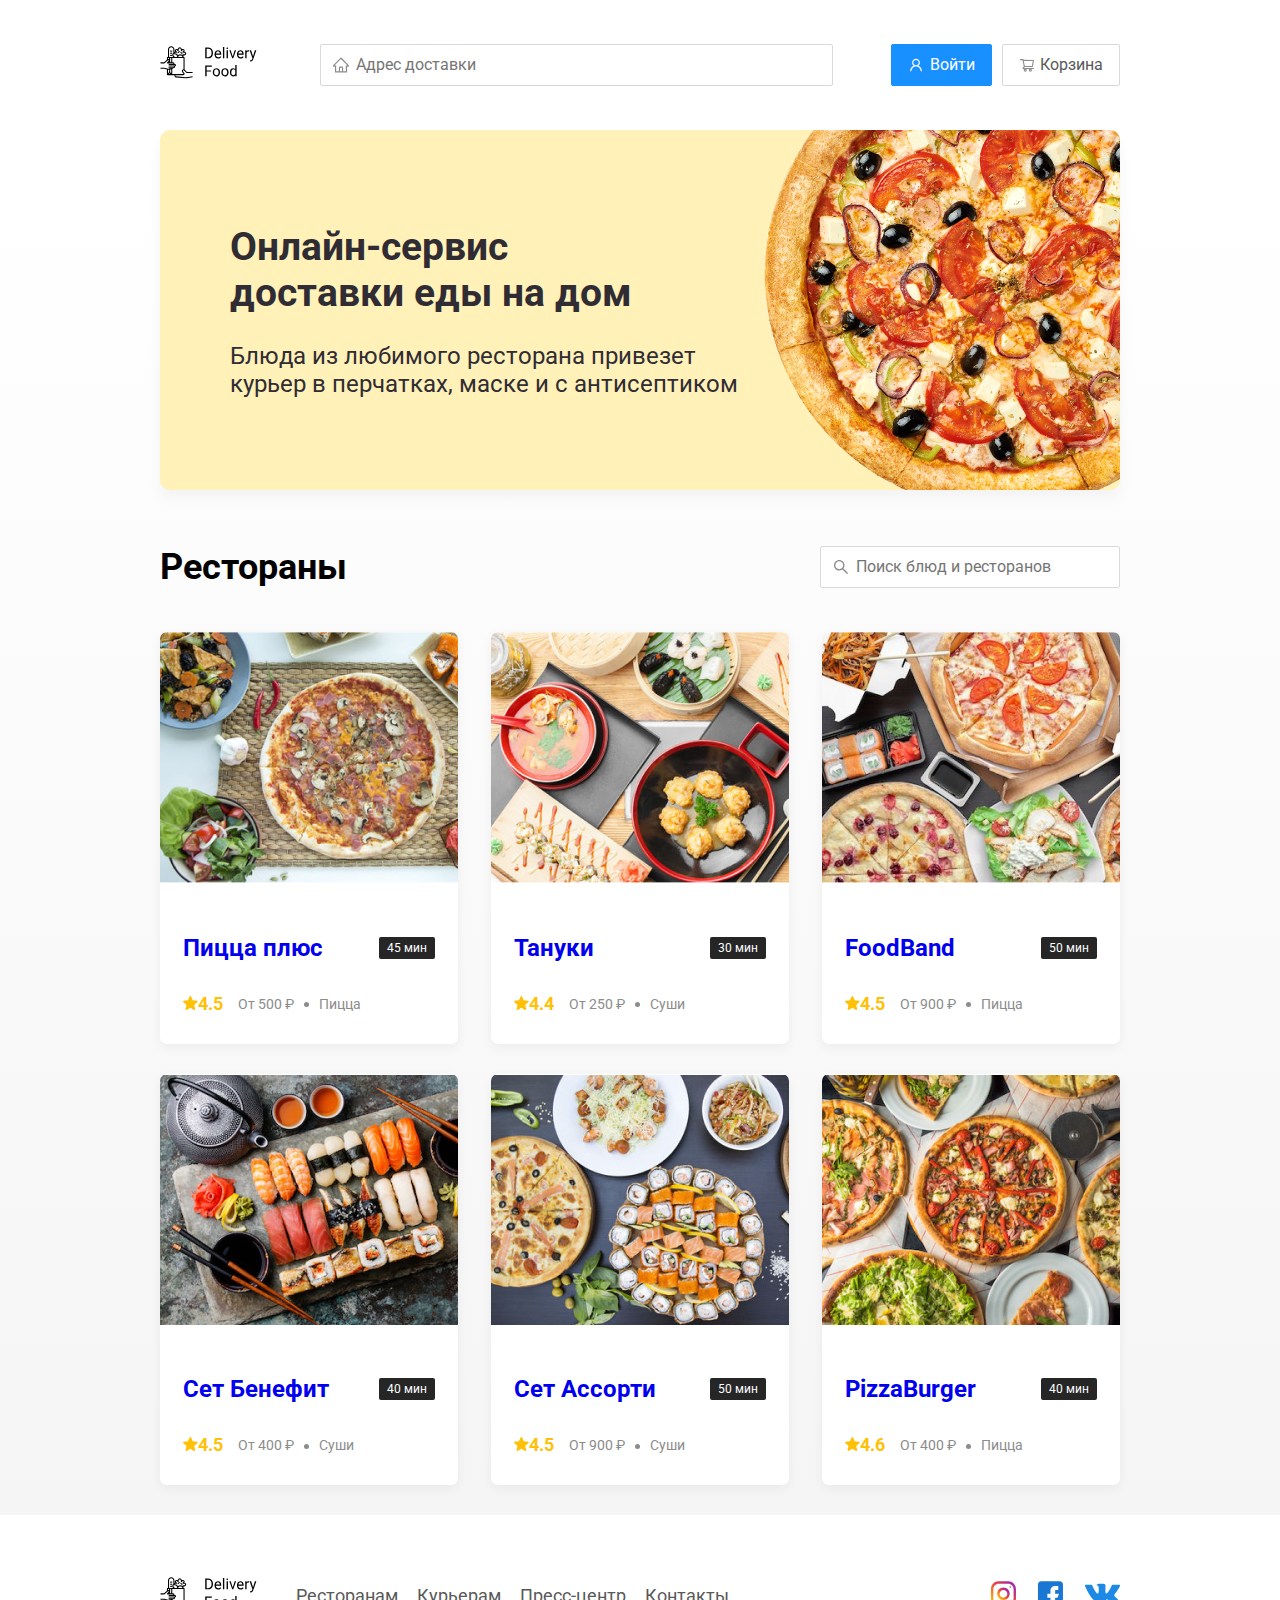
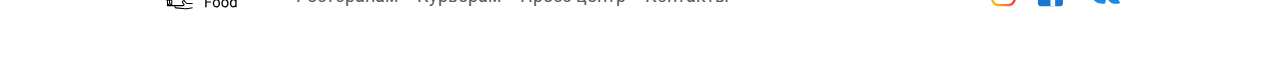
<file: index.html>
<!DOCTYPE html>
<html lang="ru">
  <head>
    <meta charset="UTF-8" />
    <meta name="viewport" content="width=device-width, initial-scale=1.0" />
    <link rel="stylesheet" href="css/normalize.css" />
    <link rel="stylesheet" href="css/style.css" />
    <head>
      <link
        rel="shortcut icon"
        href="img/kisspng-clip-art-computer-icons-pizza-food-eucalyp-studio-transparent-clipart-pn-5b8758e9688f17.0667408315355967774283.jpg"
        type="image/jpg"
      />
    </head>
    <link
      rel="stylesheet"
      href="https://cdnjs.cloudflare.com/ajax/libs/animate.css/3.7.2/animate.min.css"
    />
    <link
      href="https://fonts.googleapis.com/css2?family=Roboto:wght@400;700&display=swap"
      rel="stylesheet"
    />
    <title>Dellivery Food - доставка еды на дом</title>
  </head>
  <!-- ========  header  ======== -->
  <body>
    <div class="container">
      <header class="header">
        <a href="index.html" class="logo animated bounce delay-1s">
          <img src="img\logo.svg" alt="Logo" />
        </a>

        <input
          type="text"
          class="input input-address animated fadeInRight"
          placeholder="Адрес доставки"
        />
        <div class="buttons animated fadeInRight">
          <button class="button button-primary">
            <img src="img/user.svg" alt="user" class="button-icon" />
            <span class="button-text">Войти</span>
          </button>
          <button class="button">
            <img
              src="img/shopping-cart.svg"
              alt="shoping-cart"
              class="button-icon"
            />
            <span class="button-text">Корзина</span>
          </button>
        </div>
      </header>
    </div>
    <!-- container -->
    <main class="main">
      <div class="container">
        <!-- ======== promo ======= -->
        <section class="promo animated fadeInRight">
          <h1 class="promo-title">
            Онлайн-сервис <br />
            доставки еды на дом
          </h1>
          <p class="promo-text">
            Блюда из любимого ресторана привезет курьер в перчатках, маске и с
            антисептиком
          </p>
        </section>
        <!-- ======= resurants ===== -->
        <section class="restaurants">
          <div class="section-heding">
            <h2 class="section-title animated fadeIn delay-1s">Рестораны</h2>
            <input
              type="text"
              class="input input-search animated fadeInRight"
              placeholder="Поиск блюд и ресторанов"
            />
          </div>
          <div class="cards">
            <a href="tanuki.html" class="card">
              <img src="img/image.jpg" alt="image" class="card-image" />
              <div class="card-text">
                <div class="card-heading">
                  <h3 class="card-title">Пицца плюс</h3>
                  <span class="card-tag tag">45 мин</span>
                </div>
                <!-- /.card-heading -->
                <div class="card-info">
                  <div class="rating">
                    <img src="img/srar.svg" alt="star" class="star" />4.5
                  </div>
                  <div class="price">От 500 ₽</div>
                  <div class="category">Пицца</div>
                </div>
                <!-- /.card-info -->
              </div>
              <!-- /.card-text -->
            </a>
            <!-- /.card_1 -->
            <a href="tanuki.html" class="card">
              <img src="img/image_2.jpg" alt="image" class="card-image" />
              <div class="card-text">
                <div class="card-heading">
                  <h3 class="card-title">Тануки</h3>
                  <span class="card-tag tag">30 мин</span>
                </div>
                <!-- /.card-heading -->
                <div class="card-info">
                  <div class="rating">
                    <img src="img/srar.svg" alt="star" class="star" />4.4
                  </div>
                  <div class="price">От 250 ₽</div>
                  <div class="category">Суши</div>
                </div>
                <!-- /.card-info -->
              </div>
              <!-- /.card-text -->
            </a>
            <!-- /.card_2 -->
            <a href="tanuki.html" class="card">
              <img src="img/image_3.jpg" alt="image" class="card-image" />
              <div class="card-text">
                <div class="card-heading">
                  <h3 class="card-title">FoodBand</h3>
                  <span class="card-tag tag">50 мин</span>
                </div>
                <!-- /.card-heading -->
                <div class="card-info">
                  <div class="rating">
                    <img src="img/srar.svg" alt="star" class="star" />4.5
                  </div>
                  <div class="price">От 900 ₽</div>
                  <div class="category">Пицца</div>
                </div>
                <!-- /.card-info -->
              </div>
              <!-- /.card-text -->
            </a>
            <!-- /.card_3 -->
            <a href="tanuki.html" class="card">
              <img src="img/image_4.jpg" alt="image" class="card-image" />
              <div class="card-text">
                <div class="card-heading">
                  <h3 class="card-title">Сет Бенефит</h3>
                  <span class="card-tag tag">40 мин</span>
                </div>
                <!-- /.card-heading -->
                <div class="card-info">
                  <div class="rating">
                    <img src="img/srar.svg" alt="star" class="star" />4.5
                  </div>
                  <div class="price">От 400 ₽</div>
                  <div class="category">Суши</div>
                </div>
                <!-- /.card-info -->
              </div>
              <!-- /.card-text -->
            </a>
            <!-- /.card_4 -->
            <a href="tanuki.html" class="card">
              <img src="img/image_5.jpg" alt="image" class="card-image" />
              <div class="card-text">
                <div class="card-heading">
                  <h3 class="card-title">Сет Ассорти</h3>
                  <span class="card-tag tag">50 мин</span>
                </div>
                <!-- /.card-heading -->
                <div class="card-info">
                  <div class="rating">
                    <img src="img/srar.svg" alt="star" class="star" />4.5
                  </div>
                  <div class="price">От 900 ₽</div>
                  <div class="category">Суши</div>
                </div>
                <!-- /.card-info -->
              </div>
              <!-- /.card-text -->
            </a>
            <!-- /.card_5 -->
            <a href="tanuki.html" class="card">
              <img src="img/image_6.jpg" alt="image" class="card-image" />
              <div class="card-text">
                <div class="card-heading">
                  <h3 class="card-title">PizzaBurger</h3>
                  <span class="card-tag tag">40 мин</span>
                </div>
                <!-- /.card-heading -->
                <div class="card-info">
                  <div class="rating">
                    <img src="img/srar.svg" alt="star" class="star" />4.6
                  </div>
                  <div class="price">От 400 ₽</div>
                  <div class="category">Пицца</div>
                </div>
                <!-- /.card-info -->
              </div>
              <!-- /.card-text -->
            </a>
            <!-- /.card_6 -->
          </div>
          <!-- /.cards -->
        </section>
      </div>
      <!-- /.container -->
    </main>

    <footer class="footer">
      <div class="container">
        <div class="footer-block">
          <a href="index.html" class="logo">
            <img src="img\logo.svg" alt="Logo" />
          </a>
          <nav class="footer-nav">
            <a href="#" class="footer-link">Ресторанам</a>
            <a href="#" class="footer-link">Курьерам</a>
            <a href="#" class="footer-link">Пресс-центр</a>
            <a href="#" class="footer-link">Контакты</a>
          </nav>
          <div class="social-links animated tada delay-8s">
            <a
              href="https://www.instagram.com/_tsuni_/"
              class="social-link"
              target="_blank"
              ><img src="img/inst.svg" alt="instagram"
            /></a>
            <a
              href="https://www.facebook.com/roma.sobol.98"
              class="social-link"
              target="_blank"
              ><img src="img/facebook.svg" alt="facebook"
            /></a>
            <a
              href="https://vk.com/tsunamiqwer"
              class="social-link"
              target="_blank"
              ><img src="img/vk.svg" alt="vk"
            /></a>
          </div>
          <!-- /.social-links -->
        </div>
        <!-- /.footer-block -->
      </div>
    </footer>
    <script src="js/main.js"></script>
  </body>
</html>
</file>
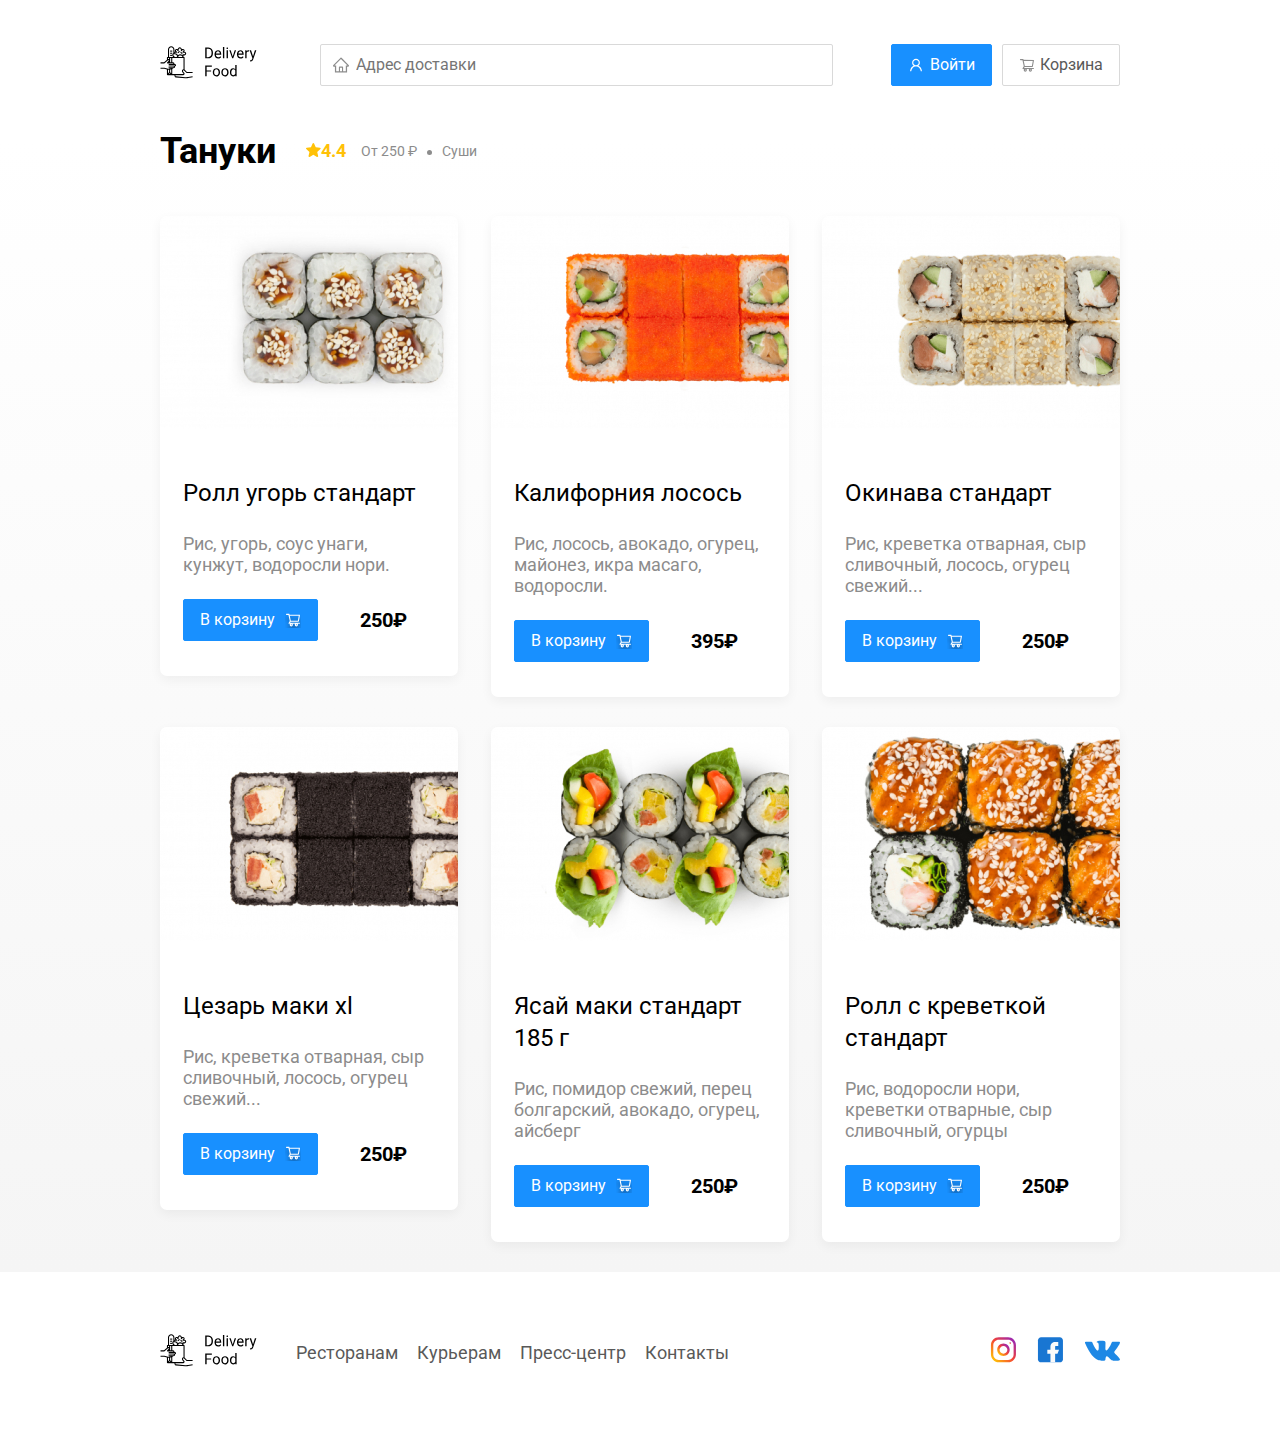
<file: tanuki.html>
<!DOCTYPE html>
<html lang="ru">
  <head>
    <meta charset="UTF-8" />
    <meta name="viewport" content="width=device-width, initial-scale=1.0" />
    <link rel="stylesheet" href="css/normalize.css" />
    <link rel="stylesheet" href="css/style.css" />
    <link rel="shortcut icon"
      href="img/kisspng-clip-art-computer-icons-pizza-food-eucalyp-studio-transparent-clipart-pn-5b8758e9688f17.0667408315355967774283.jpg"
      type="image/jpg" />
    <link rel="stylesheet" href="https://cdnjs.cloudflare.com/ajax/libs/animate.css/3.7.2/animate.min.css" />

    <link
      href="https://fonts.googleapis.com/css2?family=Roboto:wght@400;700&display=swap"
      rel="stylesheet"
    />
    <title>Тануки - доставка еды на дом</title>
  </head>
  <!-- ========  header  ======== -->
  <body>
    <div class="container">
      <header class="header">
        <a href="index.html" class="logo animated fadeIn delay-0.5s">
          <img src="img\logo.svg" alt="Logo" />
        </a>
        <input
          type="text"
          class="input input-address animated fadeInRight"
          placeholder="Адрес доставки"
        />
        <div class="buttons animated fadeInRight">
          <button class="button button-primary">
            <img src="img/user.svg" alt="user" class="button-icon" />
            <span class="button-text">Войти</span>
          </button>
          <button class="button" id="cart-button">
            <img
              src="img/shopping-cart.svg"
              alt="shoping-cart"
              class="button-icon"
            />
            <span class="button-text">Корзина</span>
          </button>
        </div>
      </header>
    </div>
    <!-- container -->
    <main class="main">
      <div class="container">
        <!-- ======= resurants ===== -->
        <section class="restaurants animated fadeIn delay-1s">
          <div class="section-heding">
            <h2 class="section-title">Тануки</h2>
            <div class="rating">
              <img src="img/srar.svg" alt="star" class="star" />4.4
            </div>
            <div class="price">От 250 ₽</div>
            <div class="category">Cуши</div>
            <div class="card-info">
  
            </div>
            <!-- /.card-info -->
          </div>
          <div class="cards">
            <div class="card">
              <!-- ============ CARD_1================ -->
              <img src="img/roll_1.jpg" alt="image" class="card-image" />
              <div class="card-text card-text_2">
                <div class="card-heading">
                  <h3 class="card-title card-title-reg">Ролл угорь стандарт</h3>
                </div>
                <!-- /.card-heading -->
                <div class="card-info">
                  <div class="ingerd">
                    Рис, угорь, соус унаги, кунжут, водоросли нори.
                  </div>
                </div>
                <!-- /.card-info -->
                <div class="card-buttons">
                  <button class="button button-primary">
                    <span class="button-card-text">В корзину</span>
                    <img
                      src="img/shopping-w-cart.svg"
                      alt="shoping-cart"
                      class="button-card-img"
                    />
                  </button>
                  <strong class="card-price-bold">250₽</strong>
                </div>
              </div>
              <!-- /.card-text -->
            </div>
            <!-- ============ CARD_2================ -->
            <div class="card">
              <img src="img/roll_2.jpg" alt="image" class="card-image" />
              <div class="card-text card-text_2">
                <div class="card-heading">
                  <h3 class="card-title card-title-reg">Калифорния лосось</h3>
                </div>
                <!-- /.card-heading -->
                <div class="card-info">
                  <div class="ingerd">
                    Рис, лосось, авокадо, огурец, майонез, икра масаго, водоросли.
                  </div>
                </div>
                <!-- /.card-info -->
                <div class="card-buttons">
                  <button class="button button-primary">
                    <span class="button-card-text">В корзину</span>
                    <img
                      src="img/shopping-w-cart.svg"
                      alt="shoping-cart"
                      class="button-card-img"
                    />
                  </button>
                  <strong class="card-price-bold">395₽</strong>
                </div>
              </div>
              <!-- /.card-text -->
            </div>
            <!-- ============ CARD_3================ -->
            <div class="card">
              <img src="img/roll_3.jpg" alt="image" class="card-image" />
              <div class="card-text card-text_2">
                <div class="card-heading">
                  <h3 class="card-title card-title-reg">Окинава стандарт</h3>
                </div>
                <!-- /.card-heading -->
                <div class="card-info">
                  <div class="ingerd">
                    Рис, креветка отварная, сыр сливочный, лосось, огурец свежий...
                  </div>
                </div>
                <!-- /.card-info -->
                <div class="card-buttons">
                  <button class="button button-primary">
                    <span class="button-card-text">В корзину</span>
                    <img
                      src="img/shopping-w-cart.svg"
                      alt="shoping-cart"
                      class="button-card-img"
                    />
                  </button>
                  <strong class="card-price-bold">250₽</strong>
                </div>
              </div>
              <!-- /.card-text -->
            </div>
            <!-- ============ CARD_4================ -->
          <div class="card">
            <img src="img/roll_4.jpg" alt="image" class="card-image" />
            <div class="card-text card-text_2">
              <div class="card-heading">
                <h3 class="card-title card-title-reg">Цезарь маки хl</h3>
              </div>
              <!-- /.card-heading -->
              <div class="card-info">
                <div class="ingerd">
                  Рис, креветка отварная, сыр сливочный, лосось, огурец свежий...
                </div>
              </div>
              <!-- /.card-info -->
              <div class="card-buttons">
                <button class="button button-primary">
                  <span class="button-card-text">В корзину</span>
                  <img src="img/shopping-w-cart.svg" alt="shoping-cart" class="button-card-img" />
                </button>
                <strong class="card-price-bold">250₽</strong>
              </div>
            </div>
            <!-- /.card-text -->
          </div>
            <!-- ============ CARD_5================ -->
            <div class="card">
              <img src="img/roll_5.jpg" alt="image" class="card-image" />
              <div class="card-text card-text_2">
                <div class="card-heading">
                  <h3 class="card-title card-title-reg">Ясай маки стандарт 185 г</h3>
                </div>
                <!-- /.card-heading -->
                <div class="card-info">
                  <div class="ingerd">
                    Рис, помидор свежий, перец болгарский, авокадо, огурец, айсберг
                  </div>
                </div>
                <!-- /.card-info -->
                <div class="card-buttons">
                  <button class="button button-primary">
                    <span class="button-card-text">В корзину</span>
                    <img
                      src="img/shopping-w-cart.svg"
                      alt="shoping-cart"
                      class="button-card-img"
                    />
                  </button>
                  <strong class="card-price-bold">250₽</strong>
                </div>
              </div>
              <!-- /.card-text -->
            </div>
            <!-- ============ CARD_6================ -->
            <div class="card">
              <img src="img/roll_6.jpg" alt="image" class="card-image" />
              <div class="card-text card-text_2">
                <div class="card-heading">
                  <h3 class="card-title card-title-reg">Ролл с креветкой стандарт</h3>
                </div>
                <!-- /.card-heading -->
                <div class="card-info">
                  <div class="ingerd">
                    Рис, водоросли нори, креветки отварные, сыр сливочный, огурцы
                  </div>
                </div>
                <!-- /.card-info -->
                <div class="card-buttons">
                  <button class="button button-primary">
                    <span class="button-card-text">В корзину</span>
                    <img src="img/shopping-w-cart.svg" alt="shoping-cart" class="button-card-img" />
                  </button>
                  <strong class="card-price-bold">250₽</strong>
                </div>
              </div>
              <!-- /.card-text -->
            </div>
          <!-- /.cards -->
        </section>
      </div>
      <!-- /.container -->
    </main>

    <footer class="footer">
      <div class="container">
        <div class="footer-block">
          <a href="index.html" class="logo">
            <img src="img\logo.svg" alt="Logo" />
          </a>
          <nav class="footer-nav">
            <a href="#" class="footer-link">Ресторанам</a>
            <a href="#" class="footer-link">Курьерам</a>
            <a href="#" class="footer-link">Пресс-центр</a>
            <a href="#" class="footer-link">Контакты</a>
          </nav>
          <div class="social-links">
            <a href="https://www.instagram.com/_tsuni_/" class="social-link" target="_blank"  
              ><img src="img/inst.svg" alt="instagram"
            /></a>
            <a href="https://www.facebook.com/roma.sobol.98" class="social-link" target="_blank"
              ><img src="img/facebook.svg" alt="facebook"
            /></a>
            <a href="https://vk.com/tsunamiqwer" class="social-link" target="_blank"
              ><img src="img/vk.svg" alt="vk"
            /></a>
          </div>
          <!-- /.social-links -->
        </div>
        <!-- /.footer-block -->
      </div>
    </footer>

    <div class="modal">
      <div class="modal-dialog">
        <div class="modal-header">
          <h3 class="modal-title">Корзина</h3>
          <button class="close">&times;</button>
        </div>
        <!-- /.modal-header -->
        <div class="modal-body">
          <div class="food-row">
            <span class="food-name">Ролл угорь стандарт</span>
            <strong class="food-price">250 ₽</strong>
            <div class="food-counter">
              <button class="counter-button">-</button>
              <span class="counter">1</span>
              <button class="counter-button">+</button>
            </div>
          </div>
          <div class="food-row">
            <span class="food-name">Ролл угорь стандарт</span>
            <strong class="food-price">250 ₽</strong>
            <div class="food-counter">
              <button class="counter-button">-</button>
              <span class="counter">1</span>
              <button class="counter-button">+</button>
            </div>
          </div>
          <div class="food-row">
            <span class="food-name">Ролл угорь стандарт</span>
            <strong class="food-price">250 ₽</strong>
            <div class="food-counter">
              <button class="counter-button">-</button>
              <span class="counter">1</span>
              <button class="counter-button">+</button>
            </div>
          </div>
          <div class="food-row">
            <span class="food-name">Ролл угорь стандарт</span>
            <strong class="food-price">250 ₽</strong>
            <div class="food-counter">
              <button class="counter-button">-</button>
              <span class="counter">1</span>
              <button class="counter-button">+</button>
            </div>
          </div>
          
          <!-- /.foods-row -->
        </div>
        <!-- /.modal-body -->
        <div class="modal-footer">
          <span class="modal-pricetag">1250 ₽</span>
          <div class="footer-buttons">
            <button class="button button-primary">Оформить заказ</button>
            <button class="button close_two">Отмена</button>
          </div>
        </div>
        <!-- /.modal-footer -->
      </div>
      <!-- /.modal-dialog -->
    </div>
    <script src="js/main.js"></script>
  </body>
</html>
</file>
<file: css/style.css>
* {
  box-sizing: border-box;
}
body {
  font-family: "Roboto", sans-serif;
  padding-top: 44px;
}
.container {
  max-width: 1200px;
  margin: auto;
}
/* =========  header ================ */
.header {
  display: flex;
  align-items: center;
  justify-content: space-between;
  margin-bottom: 44px;
}
.input {
  background: #ffffff;
  border: 1px solid #d9d9d9;
  border-radius: 2px;
  font-size: 16px;
  line-height: 24px;
  padding: 8px;
  padding-left: 35px;
  background-repeat: no-repeat;
  background-position: left 11px center;
}
.input-address {
  flex: 0.8;
  background-image: url(../img/home.svg);
}

.input-search {
  background-image: url(../img/search.svg);
  width: 300px;
  margin-left: auto;
}

.buttons {
  display: flex;
  align-items: center;
}
.button {
  padding: 8px 16px;
  background: #ffffff;
  border: 1px solid #d9d9d9;
  box-sizing: border-box;
  box-shadow: 0px 0px 2px rgba(0, 0, 0, 0.0015);
  border-radius: 2px;
  color: #595959;
  font-size: 16px;
  line-height: 24px;
  display: flex;
  align-items: center;
}

.button-primary {
  background: #1890ff;
  border: 1px solid #1890ff;
  color: #ffffff;
  margin-right: 10px;
}

.button-icon {
  margin-right: 6px;
  vertical-align: middle;
}

.button-card-text {
  margin-right: 10px;
}
/* =========  promo ============ */

.promo {
  box-shadow: 0px 7px 12px rgba(158, 158, 163, 0.1);
  background: #fff1b8 url(../img/promo-image.png) no-repeat top -100px right -247px /924px;
  border-radius: 10px;
  padding: 68px 70px;
  margin-bottom: 56px;
}

.promo-title {
  font-style: normal;
  font-weight: bold;
  font-size: 39px;
  line-height: 46px;
  color: #302c34;
}

.promo-text {
  font-style: normal;
  font-weight: normal;
  font-size: 24px;
  line-height: 28px;
  color: #302c34;
  max-width: 538px;
}
.main {
  background: linear-gradient(
    180deg,
    rgba(245, 245, 245, 0) 1.04%,
    #f5f5f5 100%
  );
}
.section-heding {
  display: flex;
  align-items: center;
  margin-bottom: 44px;
}
.section-title {
  font-style: normal;
  font-weight: bold;
  font-size: 36px;
  line-height: 42px;
  color: #000000;
  margin: 0;
  margin-right: 30px;
}

.cards {
  display: flex;
  flex-wrap: wrap;
  justify-content: space-between;
  align-items: flex-start;
}
.card {
  background: #ffffff;
  box-shadow: 0px 4px 12px rgba(0, 0, 0, 0.05);
  border-radius: 7px;
  overflow: hidden;
  margin-bottom: 30px;
  flex-basis: 31%;
  text-decoration: none;
}
.card-image {
  width: 384;
  height: 250;
  object-fit: cover;
}
.card-text {
  padding-top: 20px;

  padding-left: 23px;
  padding-right: 23px;
}
.card-text_2 {
  padding-bottom: 35px;
}
.card-heading {
  display: flex;
  align-items: center;
  justify-content: space-between;
}
.card-title {
  margin: o;
  font-style: normal;
  font-weight: bold;
  font-size: 24px;
  line-height: 32px;
}
.card-title-reg {
  font-weight: 400;
}

.card-tag {
  font-style: normal;
  font-weight: normal;
  font-size: 12px;
  line-height: 20px;
  color: #ffffff;
  background: #262626;
  border-radius: 2px;
  padding: 1px 8px;
}
.card-info {
  display: flex;
  align-items: center;
  flex-wrap: wrap;
  margin-bottom: 24px;
}
.card-buttons {
  display: flex;
  align-items: center;
}
.card-price-bold {
  font-weight: bold;
  font-size: 20px;
  line-height: 32px;
  margin-left: 32px;
}
.rating {
  margin-right: 26px;
  color: #ffc107;
  font-weight: bold;
  font-size: 18px;
  line-height: 32px;
}

.price,
.category {
  font-size: 18px;
  line-height: 32px;
  color: #8c8c8c;
}
.category {
  text-overflow: ellipsis;
  overflow: hidden;
  white-space: nowrap;
  max-width: 150px;
}
.price {
  margin-right: 10px;
}
.ingerd {
  font-size: 18px;
  line-height: 21px;
  color: #8c8c8c;
}
.price:after {
  content: "";
  width: 5px;
  height: 5px;
  background-color: #8c8c8c;
  display: inline-block;
  vertical-align: middle;
  border-radius: 50px;
  margin-left: 10px;
}
.footer {
  padding: 60px 0;
}
.footer-block {
  display: flex;
  align-items: center;
  justify-content: space-between;
}

.footer-nav {
  margin-left: 35px;
  margin-right: auto;
}

.footer-link {
  display: inline-block;
  color: #595959;
  font-style: normal;
  font-weight: normal;
  font-size: 18px;
  line-height: 21px;
  text-decoration: none;
}
.footer-link:not(:last-child) {
  margin-right: 15px;
}
.social-links {
  display: flex;
  align-items: center;
}
.social-link:not(:last-child) {
  margin-right: 21px;
}

.modal {
  position: fixed;
  left: 0;
  top: 0;
  width: 100%;
  height: 100%;
  background: rgba(0, 0, 0, 0.4);
  display: none;
}
.is-open {
  display: flex;
}
.modal-dialog {
  max-width: 780px;
  width: 95%;
  background: #ffffff;
  border-radius: 5px;
  margin: auto;
  padding: 40px 45px;
}
.modal-header {
  display: flex;
  align-items: center;
  justify-content: space-between;
  margin-bottom: 45px;
}
.modal-title {
  margin: 0;
  font-style: normal;
  font-weight: bold;
  font-size: 36px;
  line-height: 42px;
}
.close {
  font-size: 36px;
  border: none;
  background-color: transparent;
}
.food-row {
  display: flex;
  align-items: flex-start;
  justify-content: space-between;
  padding-bottom: 8px;
  border-bottom: 1px solid #d9d9d9;
  margin-bottom: 15px;
}
.food-name {
  font-weight: normal;
  font-size: 18px;
  line-height: 32px;
}
.food-price {
  margin-left: auto;
  margin-right: 47px;
  font-weight: bold;
  font-size: 20px;
  line-height: 32px;
}
.food-counter {
  display: flex;
  align-items: center;
}
.counter-button {
  display: flex;
  align-items: center;
  justify-content: center;
  width: 39px;
  height: 32px;
  background: #ffffff;
  border: 1px solid #40a9ff;
  box-sizing: border-box;
  border-radius: 2px;
  font-weight: normal;
  font-size: 14px;
  line-height: 22px;
  color: #40a9ff;
}
.counter {
  font-size: 16px;
  line-height: 24px;
  margin-left: 10px;
  margin-right: 10px;
}
.modal-body {
  margin-bottom: 52px;
}
.modal-footer {
  display: flex;
  align-items: center;
  justify-content: space-between;
}
.footer-buttons {
  display: flex;
  align-items: center;
}
.modal-pricetag {
  background: #262626;
  border-radius: 5px;
  color: #ffffff;
  padding: 15px 20px;
  font-size: 20px;
  line-height: 23px;
}
/* for phone */
@media (max-width: 1366px) {
  .container {
    max-width: 960px;
  }
  .promo {
    background-position: center right -300;
    background-size: 730px;
  }
  .rating {
    margin-right: 15px;
  }
  .category,
  .price {
    font-size: 14px;
  }
}

@media (max-width: 992px) {
  .container {
    max-width: 750px;
  }
  .promo {
    padding: 50px;
    background-size: 550px;
    background-position: center right -200px;
  }
  .promo-text {
    font-size: 18px;
    max-width: 400px;
  }
  .card {
    flex-basis: 49%;
  }
  .footer-link {
    font-size: 16px;
  }
}

@media (max-width: 768px) {
  .container {
    max-width: 560px;
  }
  .card-info {
    flex-wrap: wrap;
  }
  .rating {
    flex-basis: 100%;
  }
  .card-title {
    font-size: 19px;
  }
  .promo {
    background-size: 400px;
    background-position: bottom 50px right -200px;
  }
  .promo-title {
    font-size: 24px;
    line-height: 1.4;
  }
  .promo-text {
    font-size: 16px;
    margin-top: 0;
  }
  .section-title {
    font-size: 27px;
  }
}

@media (max-width: 578px) {
  .container {
    width: 90%;
  }
  .header {
    flex-wrap: wrap;
  }
  .input-address {
    margin-top: 17px;
    order: 5;
    flex: 1;
  }
  .promo {
    background-image: none;
  }
  .promo-title {
    margin-bottom: 1px;
  }
  .section-title {
    font-size: 23px;
  }
  .card {
    flex-basis: 100%;
  }
  .card-image {
    width: 100%;
  }
  .footer {
    padding: 30px 0;
  }
  .footer-block {
    align-items: flex-start;
  }
  .footer-nav {
    margin-left: 0;
    order: 0;
  }
  .footer-logo {
    margin-right: 30px;
    order: 1;
  }
  .social-links {
    order: 2;
  }
}
@media (max-width: 480px) {
  .logo {
    margin-bottom: 15px;
  }
  .promo {
    padding: 20px;
  }
  .section-heding {
    flex-wrap: wrap;
  }
  .footer-block {
    flex-wrap: wrap;
    flex-direction: column;
    align-items: center;
  }
  .footer-logo {
    order: 0;
    margin-bottom: 20px;
  }
  .footer-nav {
    margin-right: -100px;
    margin-bottom: 20px;
  }
}
</file>
